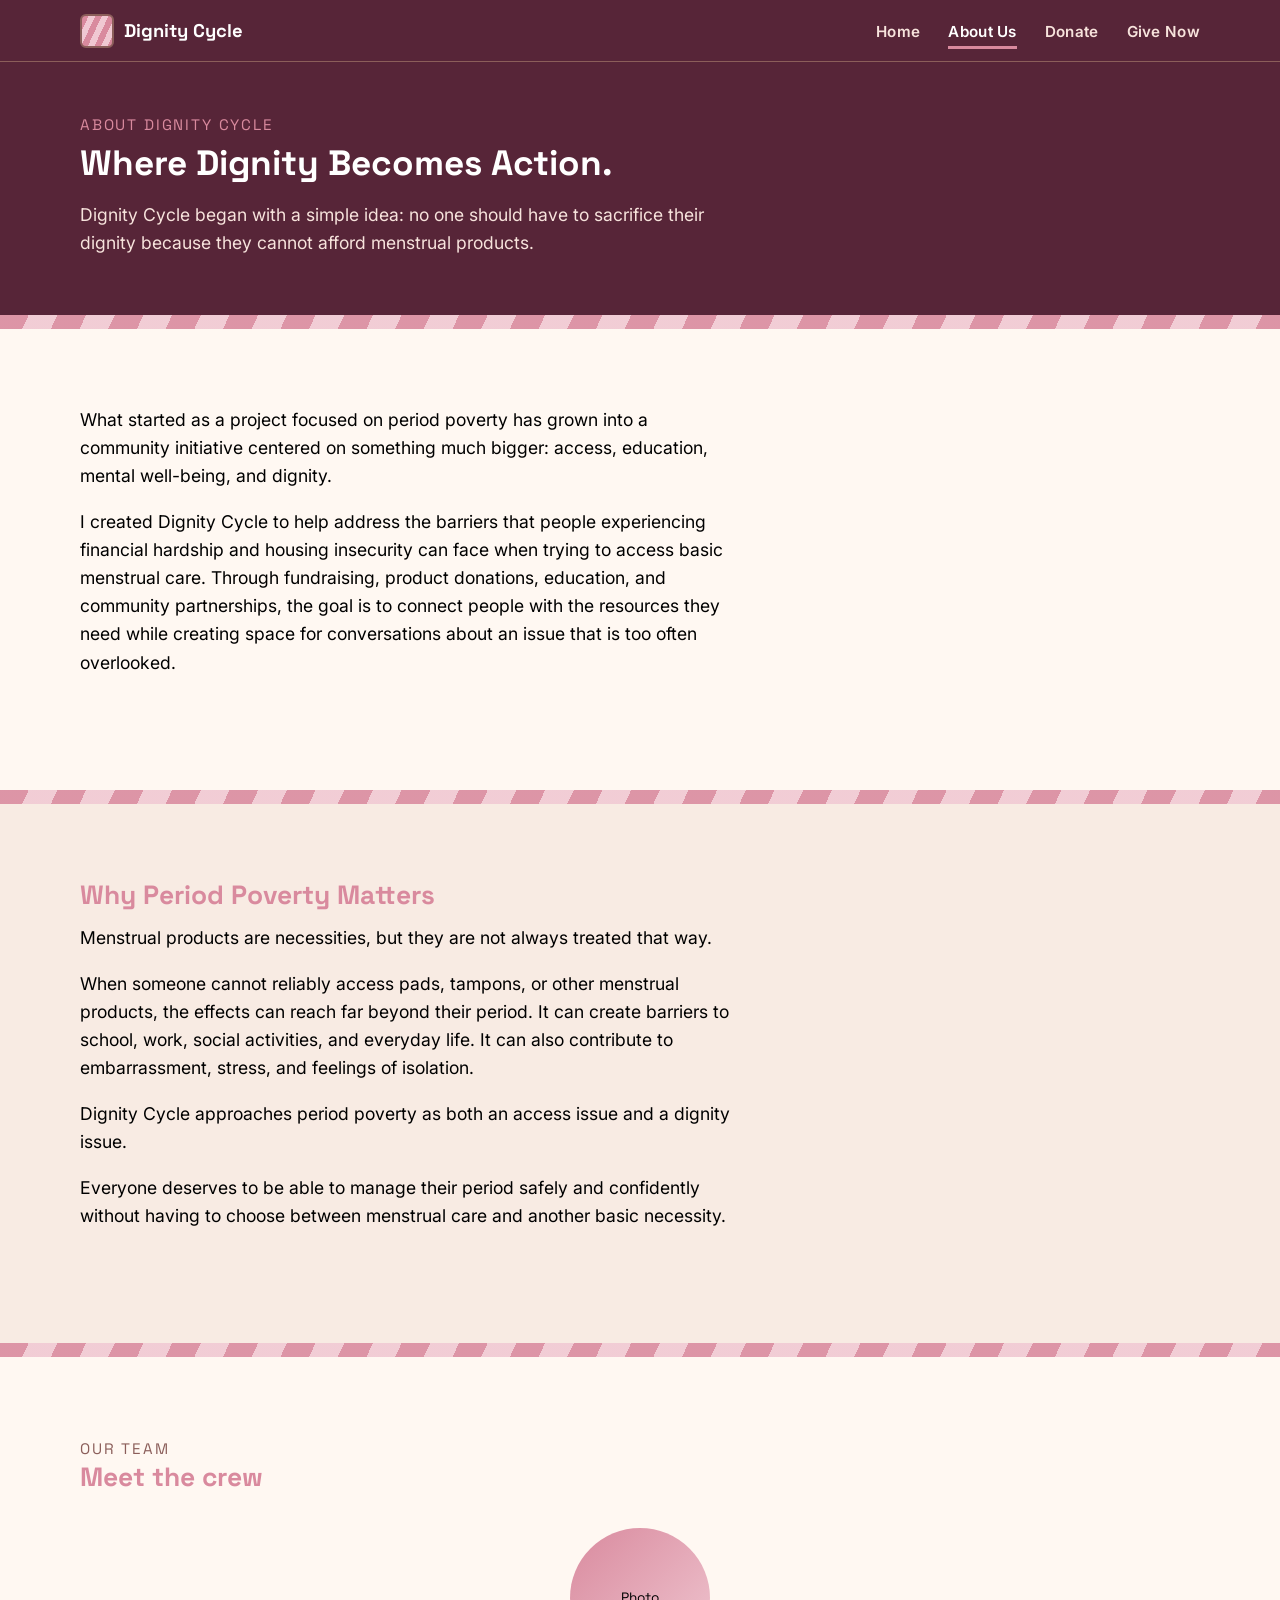
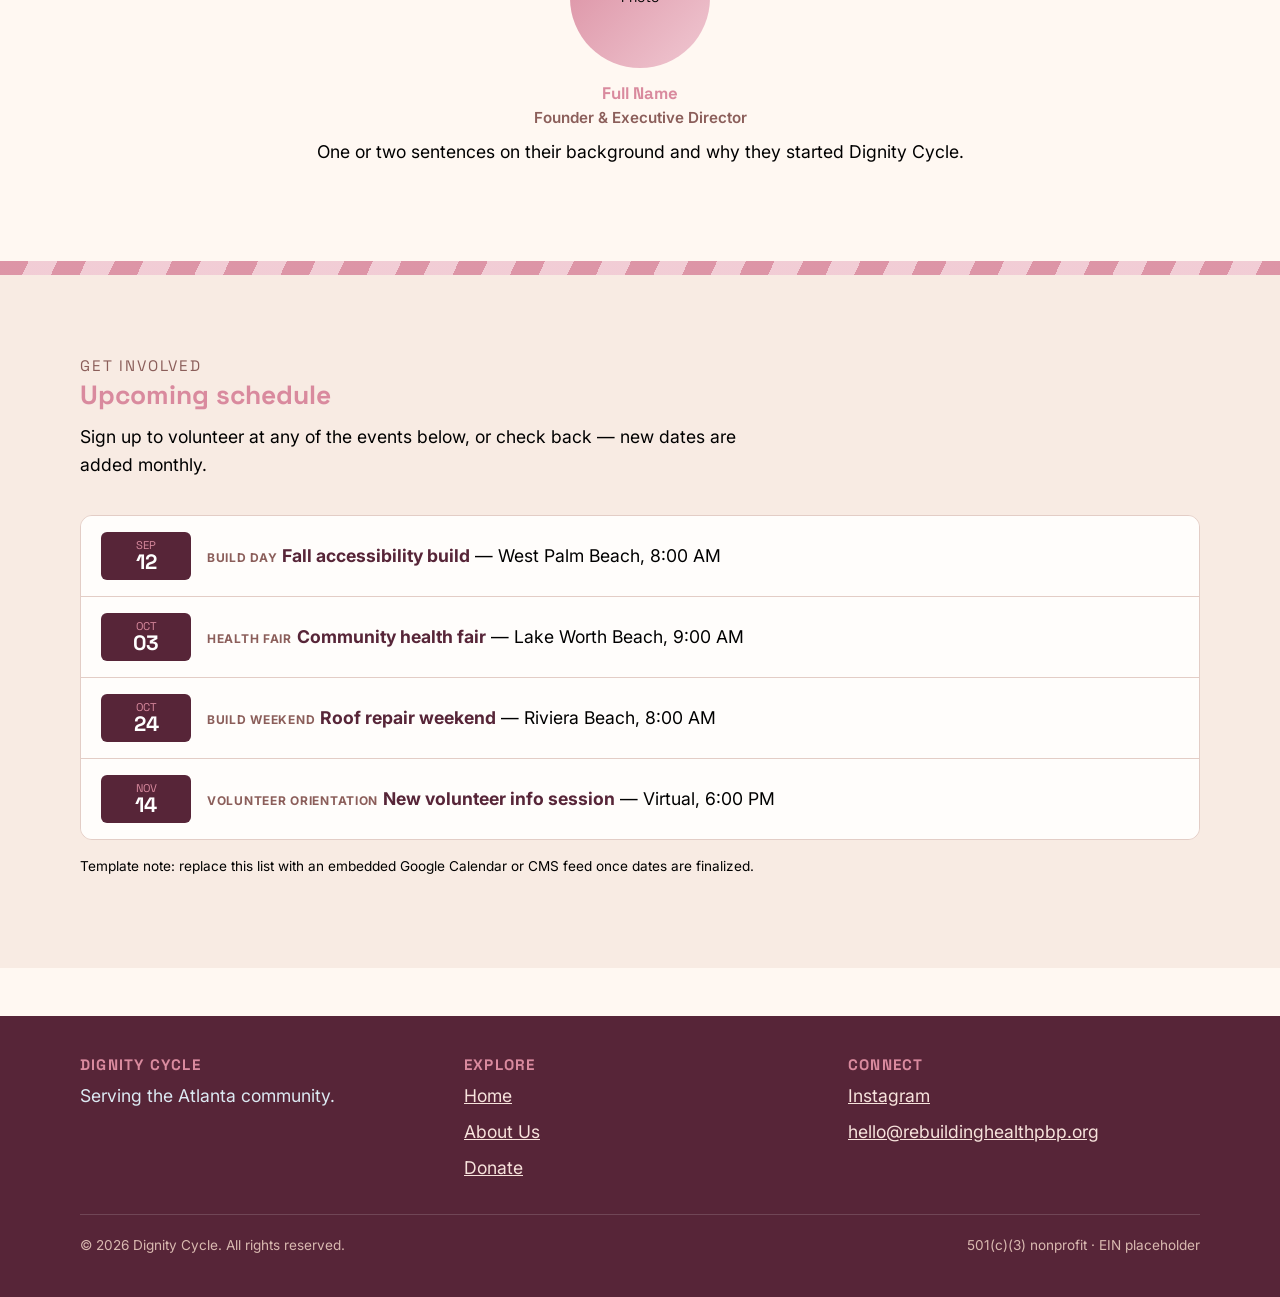
<file: about.html>
<!DOCTYPE html>
<html lang="en">

<head>
    <meta charset="UTF-8">
    <meta name="viewport" content="width=device-width, initial-scale=1.0">
    <title>About Us | Dignity Cycle</title>
    <meta name="description" content="Learn how Dignity Cycle began and why period poverty matters.">
    <link rel="preconnect" href="https://fonts.googleapis.com">
    <link rel="preconnect" href="https://fonts.gstatic.com" crossorigin>
    <link href="https://fonts.googleapis.com/css2?family=Space+Grotesk:wght@500;700&family=Inter:wght@400;500;600;700&display=swap" rel="stylesheet">
    <link rel="stylesheet" href="styles.css">
</head>

<body>

    <a class="visually-hidden" href="#main">Skip to main content</a>

    <header class="site-header">
        <div class="container">
            <a class="brand" href="index.html">
                <span class="brand-mark" aria-hidden="true"></span> Dignity Cycle
            </a>
            <button class="nav-toggle" aria-expanded="false" aria-controls="primary-nav">Menu</button>
            <nav class="main-nav" id="primary-nav" aria-label="Primary">
                <ul>
                    <li><a href="index.html">Home</a></li>
                    <li><a href="about.html" aria-current="page">About Us</a></li>
                    <li><a href="donate.html">Donate</a></li>
                    <li><a href="#" data-open-donate>Give Now</a></li>
                </ul>
            </nav>
        </div>
    </header>

    <main id="main">

        <div class="page-hero">
            <div class="container">
                <span class="eyebrow">About Dignity Cycle</span>
                <h1>Where Dignity Becomes Action.</h1>
                <p>Dignity Cycle began with a simple idea: no one should have to sacrifice their dignity because they cannot afford menstrual products.</p>
            </div>
        </div>

        <div class="plank-divider" role="presentation"></div>

        <!-- ============================== STORY ============================== -->
        <section>
            <div class="container">
                <div class="section-head">
                    <p>What started as a project focused on period poverty has grown into a community initiative centered on something much bigger: access, education, mental well-being, and dignity.</p>
                    <p>I created Dignity Cycle to help address the barriers that people experiencing financial hardship and housing insecurity can face when trying to access basic menstrual care. Through fundraising, product donations, education, and community
                        partnerships, the goal is to connect people with the resources they need while creating space for conversations about an issue that is too often overlooked.</p>
                </div>
            </div>
        </section>

        <div class="plank-divider" role="presentation"></div>

        <!-- ============================== WHY PERIOD POVERTY MATTERS ============================== -->
        <section class="section-alt">
            <div class="container">
                <div class="section-head">
                    <h2>Why Period Poverty Matters</h2>
                    <p>Menstrual products are necessities, but they are not always treated that way.</p>
                    <p>When someone cannot reliably access pads, tampons, or other menstrual products, the effects can reach far beyond their period. It can create barriers to school, work, social activities, and everyday life. It can also contribute to
                        embarrassment, stress, and feelings of isolation.</p>
                    <p>Dignity Cycle approaches period poverty as both an access issue and a dignity issue.</p>
                    <p>Everyone deserves to be able to manage their period safely and confidently without having to choose between menstrual care and another basic necessity.</p>
                </div>
            </div>
        </section>

        <div class="plank-divider" role="presentation"></div>

        <!-- ============================== TEAM ============================== -->
        <section>
            <div class="container">
                <div class="section-head">
                    <span class="eyebrow">Our team</span>
                    <h2>Meet the crew</h2>
                </div>
                <div class="team-grid">
                    <div class="team-card">
                        <div class="card-media" aria-hidden="true">Photo</div>
                        <h3>Full Name</h3>
                        <p class="role">Founder & Executive Director</p>
                        <p>One or two sentences on their background and why they started Dignity Cycle.</p>
                    </div>
                </div>
            </div>
        </section>

        <div class="plank-divider" role="presentation"></div>

        <!-- ============================== CALENDAR ============================== -->
        <section class="section-alt" id="calendar">
            <div class="container">
                <div class="section-head">
                    <span class="eyebrow">Get involved</span>
                    <h2>Upcoming schedule</h2>
                    <p>Sign up to volunteer at any of the events below, or check back — new dates are added monthly.</p>
                </div>
                <ul class="calendar-list">
                    <li>
                        <span class="cal-date"><span class="month">Sep</span><span class="day">12</span></span>
                        <span class="cal-event">
            <span class="tag">Build day</span>
                        <strong>Fall accessibility build</strong> — West Palm Beach, 8:00 AM
                        </span>
                    </li>
                    <li>
                        <span class="cal-date"><span class="month">Oct</span><span class="day">03</span></span>
                        <span class="cal-event">
            <span class="tag">Health fair</span>
                        <strong>Community health fair</strong> — Lake Worth Beach, 9:00 AM
                        </span>
                    </li>
                    <li>
                        <span class="cal-date"><span class="month">Oct</span><span class="day">24</span></span>
                        <span class="cal-event">
            <span class="tag">Build weekend</span>
                        <strong>Roof repair weekend</strong> — Riviera Beach, 8:00 AM
                        </span>
                    </li>
                    <li>
                        <span class="cal-date"><span class="month">Nov</span><span class="day">14</span></span>
                        <span class="cal-event">
            <span class="tag">Volunteer orientation</span>
                        <strong>New volunteer info session</strong> — Virtual, 6:00 PM
                        </span>
                    </li>
                </ul>
                <p style="margin-top:1rem;font-size:0.85rem;color:var(--color-text-muted);">
                    Template note: replace this list with an embedded Google Calendar or CMS feed once dates are finalized.
                </p>
            </div>
        </section>

    </main>

    <footer class="site-footer">
        <div class="container">
            <div class="footer-grid">
                <div>
                    <h4>Dignity Cycle</h4>
                    <p style="color:#DCE9F2;">Serving the Atlanta community.</p>
                </div>
                <div>
                    <h4>Explore</h4>
                    <ul>
                        <li><a href="index.html">Home</a></li>
                        <li><a href="about.html">About Us</a></li>
                        <li><a href="donate.html">Donate</a></li>
                    </ul>
                </div>
                <div>
                    <h4>Connect</h4>
                    <ul>
                        <li><a href="https://www.instagram.com/rebuildinghealthpbp/" target="_blank" rel="noopener">Instagram</a></li>
                        <li><a href="mailto:hello@rebuildinghealthpbp.org">hello@rebuildinghealthpbp.org</a></li>
                    </ul>
                </div>
            </div>
            <div class="footer-bottom">
                <span>© 2026 Dignity Cycle. All rights reserved.</span>
                <span>501(c)(3) nonprofit · EIN placeholder</span>
            </div>
        </div>
    </footer>

    <div class="modal-overlay" id="donation-modal" aria-hidden="true" role="dialog" aria-modal="true" aria-labelledby="donation-modal-title">
        <div class="modal">
            <button class="modal-close" type="button" data-close-donate aria-label="Close donation form">&times;</button>
            <h2 id="donation-modal-title">Make a gift</h2>
            <p>Help us provide menstrual products and resources to people who need them.</p>
            <form data-stub>
                <div class="amount-group" role="radiogroup" aria-label="Donation amount">
                    <input type="radio" name="amount" id="amount-25" value="25">
                    <label for="amount-25">$25</label>
                    <input type="radio" name="amount" id="amount-50" value="50" checked>
                    <label for="amount-50">$50</label>
                    <input type="radio" name="amount" id="amount-100" value="100">
                    <label for="amount-100">$100</label>
                    <input type="radio" name="amount" id="amount-custom" value="custom">
                    <label for="amount-custom">Other</label>
                </div>
                <div class="form-field">
                    <label for="custom-amount">Custom amount (USD)</label>
                    <input type="number" id="custom-amount" min="1" placeholder="e.g. 75">
                </div>
                <div class="form-field">
                    <label for="donor-email">Email</label>
                    <input type="email" id="donor-email" required placeholder="you@example.com">
                </div>
                <button class="btn btn-primary" type="submit" style="width:100%;">Continue to payment</button>
                <p class="form-status" style="margin-top:0.75rem;font-size:0.85rem;color:var(--color-text-muted);"></p>
            </form>
        </div>
    </div>

    <script src="script.js"></script>
</body>

</html>
</file>
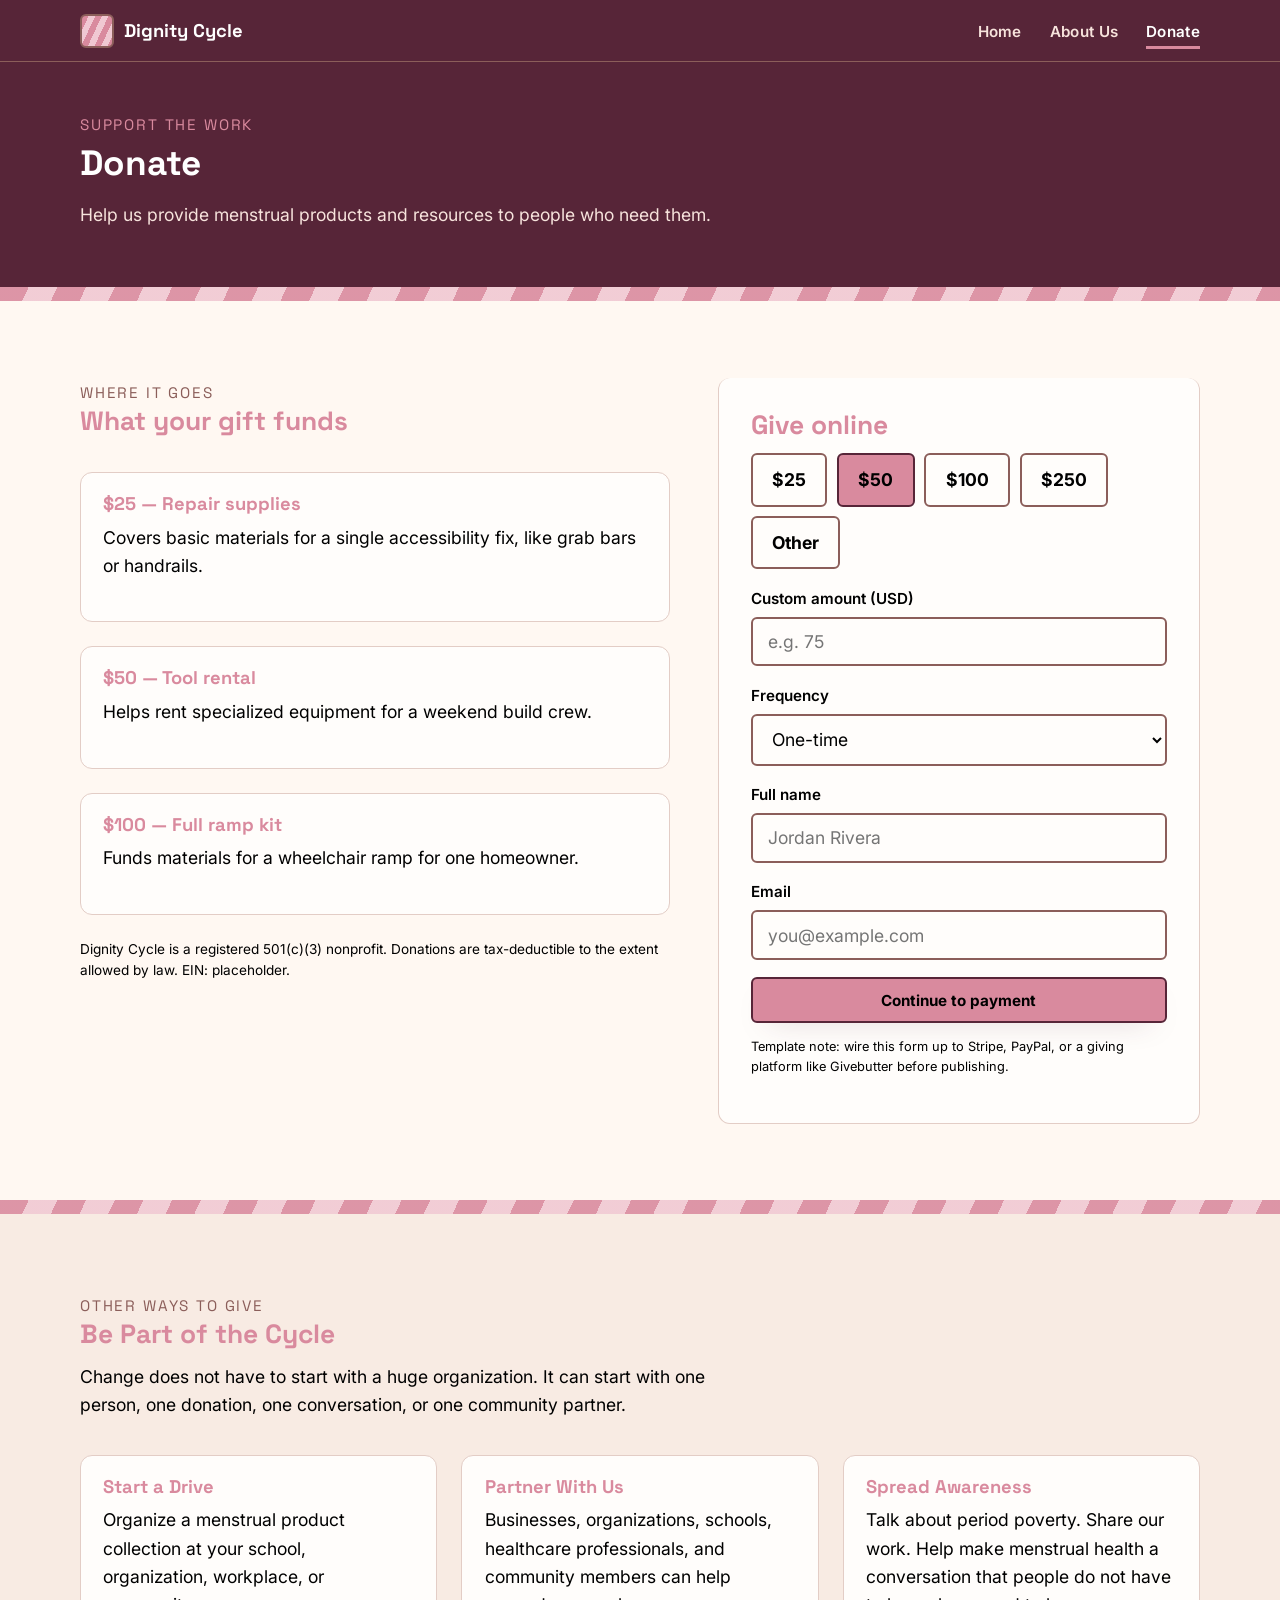
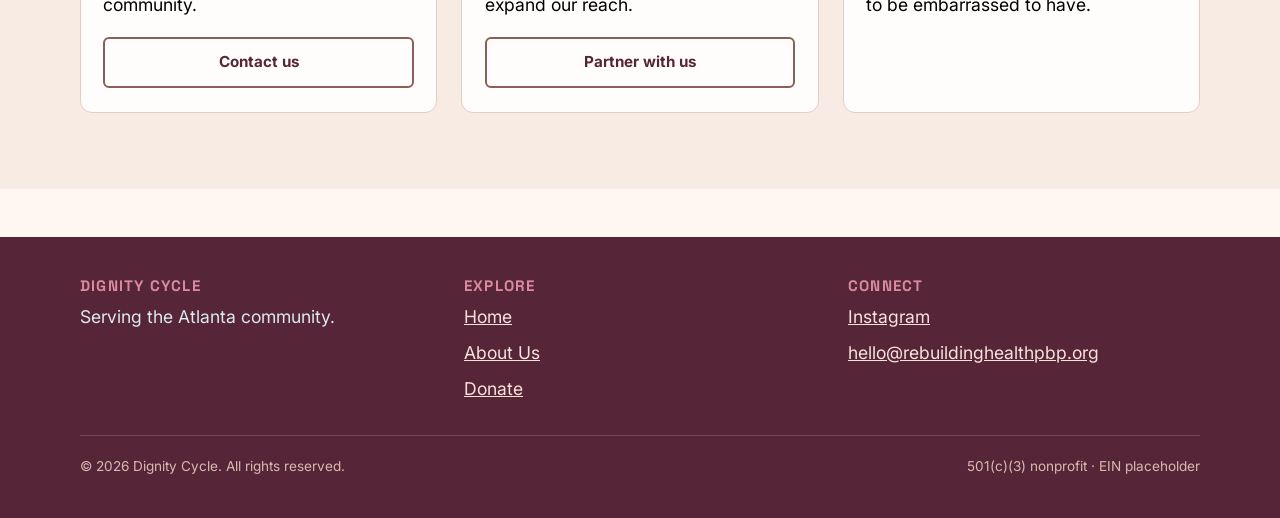
<file: donate.html>
<!DOCTYPE html>
<html lang="en">

<head>
    <meta charset="UTF-8">
    <meta name="viewport" content="width=device-width, initial-scale=1.0">
    <title>Donate | Dignity Cycle</title>
    <meta name="description" content="Help Dignity Cycle provide menstrual products and resources to people who need them.">
    <link rel="preconnect" href="https://fonts.googleapis.com">
    <link rel="preconnect" href="https://fonts.gstatic.com" crossorigin>
    <link href="https://fonts.googleapis.com/css2?family=Space+Grotesk:wght@500;700&family=Inter:wght@400;500;600;700&display=swap" rel="stylesheet">
    <link rel="stylesheet" href="styles.css">
</head>

<body>

    <a class="visually-hidden" href="#main">Skip to main content</a>

    <header class="site-header">
        <div class="container">
            <a class="brand" href="index.html">
                <span class="brand-mark" aria-hidden="true"></span> Dignity Cycle
            </a>
            <button class="nav-toggle" aria-expanded="false" aria-controls="primary-nav">Menu</button>
            <nav class="main-nav" id="primary-nav" aria-label="Primary">
                <ul>
                    <li><a href="index.html">Home</a></li>
                    <li><a href="about.html">About Us</a></li>
                    <li><a href="donate.html" aria-current="page">Donate</a></li>
                </ul>
            </nav>
        </div>
    </header>

    <main id="main">

        <div class="page-hero">
            <div class="container">
                <span class="eyebrow">Support the work</span>
                <h1>Donate</h1>
                <p>Help us provide menstrual products and resources to people who need them.</p>
            </div>
        </div>

        <div class="plank-divider" role="presentation"></div>

        <section>
            <div class="container" style="display:grid;grid-template-columns:1.1fr 0.9fr;gap:3rem;align-items:start;">

                <div>
                    <div class="section-head">
                        <span class="eyebrow">Where it goes</span>
                        <h2>What your gift funds</h2>
                    </div>
                    <div class="card-grid" style="grid-template-columns:1fr;">
                        <div class="card" style="flex-direction:row;align-items:center;">
                            <div class="card-body">
                                <h3>$25 — Repair supplies</h3>
                                <p>Covers basic materials for a single accessibility fix, like grab bars or handrails.</p>
                            </div>
                        </div>
                        <div class="card" style="flex-direction:row;align-items:center;">
                            <div class="card-body">
                                <h3>$50 — Tool rental</h3>
                                <p>Helps rent specialized equipment for a weekend build crew.</p>
                            </div>
                        </div>
                        <div class="card" style="flex-direction:row;align-items:center;">
                            <div class="card-body">
                                <h3>$100 — Full ramp kit</h3>
                                <p>Funds materials for a wheelchair ramp for one homeowner.</p>
                            </div>
                        </div>
                    </div>
                    <p style="margin-top:1.5rem;font-size:0.85rem;color:var(--color-text-muted);">
                        Dignity Cycle is a registered 501(c)(3) nonprofit. Donations are tax-deductible to the extent allowed by law. EIN: placeholder.
                    </p>
                </div>

                <div class="card" style="padding:2rem;border-top:6px solid var(--color-aqua-blue);">
                    <h2 style="margin-top:0;">Give online</h2>
                    <form data-stub>
                        <div class="amount-group" role="radiogroup" aria-label="Donation amount">
                            <input type="radio" name="amount" id="d-amount-25" value="25">
                            <label for="d-amount-25">$25</label>
                            <input type="radio" name="amount" id="d-amount-50" value="50" checked>
                            <label for="d-amount-50">$50</label>
                            <input type="radio" name="amount" id="d-amount-100" value="100">
                            <label for="d-amount-100">$100</label>
                            <input type="radio" name="amount" id="d-amount-250" value="250">
                            <label for="d-amount-250">$250</label>
                            <input type="radio" name="amount" id="amount-custom" value="custom">
                            <label for="amount-custom">Other</label>
                        </div>
                        <div class="form-field">
                            <label for="custom-amount">Custom amount (USD)</label>
                            <input type="number" id="custom-amount" min="1" placeholder="e.g. 75">
                        </div>
                        <div class="form-field">
                            <label for="frequency">Frequency</label>
                            <select id="frequency">
              <option>One-time</option>
              <option>Monthly</option>
            </select>
                        </div>
                        <div class="form-field">
                            <label for="donor-name">Full name</label>
                            <input type="text" id="donor-name" required placeholder="Jordan Rivera">
                        </div>
                        <div class="form-field">
                            <label for="donor-email">Email</label>
                            <input type="email" id="donor-email" required placeholder="you@example.com">
                        </div>
                        <button class="btn btn-primary" type="submit" style="width:100%;">Continue to payment</button>
                        <p class="form-status" style="margin-top:0.75rem;font-size:0.85rem;color:var(--color-text-muted);"></p>
                        <p style="margin-top:0.75rem;font-size:0.8rem;color:var(--color-text-muted);">
                            Template note: wire this form up to Stripe, PayPal, or a giving platform like Givebutter before publishing.
                        </p>
                    </form>
                </div>

            </div>
        </section>

        <div class="plank-divider" role="presentation"></div>

        <section class="section-alt">
            <div class="container">
                <div class="section-head">
                    <span class="eyebrow">Other ways to give</span>
                    <h2>Be Part of the Cycle</h2>
                    <p>Change does not have to start with a huge organization. It can start with one person, one donation, one conversation, or one community partner.</p>
                </div>
                <div class="card-grid">
                    <div class="card">
                        <div class="card-body">
                            <h3>Start a Drive</h3>
                            <p>Organize a menstrual product collection at your school, organization, workplace, or community.</p>
                            <a class="btn btn-secondary" href="mailto:hello@rebuildinghealthpbp.org">Contact us</a>
                        </div>
                    </div>
                    <div class="card">
                        <div class="card-body">
                            <h3>Partner With Us</h3>
                            <p>Businesses, organizations, schools, healthcare professionals, and community members can help expand our reach.</p>
                            <a class="btn btn-secondary" href="mailto:hello@rebuildinghealthpbp.org">Partner with us</a>
                        </div>
                    </div>
                    <div class="card">
                        <div class="card-body">
                            <h3>Spread Awareness</h3>
                            <p>Talk about period poverty. Share our work. Help make menstrual health a conversation that people do not have to be embarrassed to have.</p>
                        </div>
                    </div>
                </div>
            </div>
        </section>

    </main>

    <footer class="site-footer">
        <div class="container">
            <div class="footer-grid">
                <div>
                    <h4>Dignity Cycle</h4>
                    <p style="color:#DCE9F2;">Serving the Atlanta community.</p>
                </div>
                <div>
                    <h4>Explore</h4>
                    <ul>
                        <li><a href="index.html">Home</a></li>
                        <li><a href="about.html">About Us</a></li>
                        <li><a href="donate.html">Donate</a></li>
                    </ul>
                </div>
                <div>
                    <h4>Connect</h4>
                    <ul>
                        <li><a href="https://www.instagram.com/rebuildinghealthpbp/" target="_blank" rel="noopener">Instagram</a></li>
                        <li><a href="mailto:hello@rebuildinghealthpbp.org">hello@rebuildinghealthpbp.org</a></li>
                    </ul>
                </div>
            </div>
            <div class="footer-bottom">
                <span>© 2026 Dignity Cycle. All rights reserved.</span>
                <span>501(c)(3) nonprofit · EIN placeholder</span>
            </div>
        </div>
    </footer>

    <script src="script.js"></script>
</body>

</html>
</file>
<file: styles.css>
/* ==========================================================================
   The Dignity Cycle — shared stylesheet
   Design tokens live at the top. Swap hex values here to re-theme the site.
   ========================================================================== */

:root {
    color-scheme: light;
    /* --- Brand palette (as specified) --- */
    --color-heading: #d98a9e;
    /* headings, accents, active-state color */
    --color-emphasis: #572538;
    /* header, footer, links, emphasized text */
    --color-subtitle: #8b5e5a;
    /* subtitles, eyebrows, meta text, input outlines */
    --color-bg: #fff8f2;
    /* page background */
    --color-text: #000000;
    /* all other text */
    /* --- Derived from the palette (adjust freely) --- */
    --color-heading-soft: #f0c8d2;
    /* light tint of the heading color */
    --color-bg-alt: #f8ebe3;
    /* alternate section background */
    --color-surface: #fffdfb;
    /* cards, modal, form fields */
    --color-border: #e3cdc6;
    /* dividers and card borders */
    --color-on-dark: #f7e3dc;
    /* text on emphasis-colored surfaces */
    --color-on-dark-muted: #d9b9b0;
    /* secondary text on emphasis-colored surfaces */
    /* --- Type scale --- */
    --font-display: "Space Grotesk", "Segoe UI", sans-serif;
    --font-body: "Inter", "Segoe UI", sans-serif;
    --step-1: clamp(0.85rem, 0.8rem + 0.2vw, 0.95rem);
    --step-0: clamp(1rem, 0.95rem + 0.25vw, 1.1rem);
    --step-2: clamp(1.4rem, 1.2rem + 1vw, 1.9rem);
    --step-3: clamp(2rem, 1.6rem + 2vw, 3rem);
    --step-4: clamp(2.6rem, 2rem + 3vw, 4.2rem);
    --radius-sm: 6px;
    --radius-md: 12px;
    --container: 1120px;
    --shadow-soft: 0 12px 30px -18px rgb(87 37 56 / 0.35);
}


/* --------------------------------------------------------------------- */


/* Reset                                                                  */


/* --------------------------------------------------------------------- */

*,
*::before,
*::after {
    box-sizing: border-box;
}

html {
    scroll-behavior: smooth;
}

body {
    margin: 0;
    background: var(--color-bg);
    color: var(--color-text);
    font-family: var(--font-body);
    font-size: var(--step-0);
    line-height: 1.6;
    -webkit-font-smoothing: antialiased;
}

img {
    max-width: 100%;
    display: block;
}

a {
    color: var(--color-emphasis);
}

h1,
h2,
h3,
h4 {
    font-family: var(--font-display);
    color: var(--color-heading);
    line-height: 1.15;
    margin: 0 0 0.5em;
}

p {
    margin: 0 0 1em;
    color: var(--color-text);
}

strong,
b,
em {
    color: var(--color-emphasis);
}

ul {
    padding-left: 1.2em;
}

button {
    font-family: inherit;
}

:focus-visible {
    outline: 3px solid var(--color-emphasis);
    outline-offset: 2px;
}


/* Keep the focus ring visible on dark (emphasis-colored) surfaces */

.site-header :focus-visible,
.site-footer :focus-visible,
.hero :focus-visible,
.page-hero :focus-visible {
    outline-color: var(--color-heading);
}

.container {
    width: min(100% - 2.5rem, var(--container));
    margin-inline: auto;
}

.visually-hidden {
    position: absolute;
    width: 1px;
    height: 1px;
    overflow: hidden;
    clip: rect(0 0 0 0);
    white-space: nowrap;
}


/* --------------------------------------------------------------------- */


/* Signature element: the "plank divider"                                */


/* A repeating chevron seam — a nod to lap-siding / rebuilt boards.      */


/* Use between major sections instead of a plain <hr>.                   */


/* --------------------------------------------------------------------- */

.plank-divider {
    height: 14px;
    width: 100%;
    background-image: repeating-linear-gradient( 115deg, var(--color-heading) 0 26px, var(--color-heading-soft) 26px 52px);
    opacity: 0.9;
}


/* --------------------------------------------------------------------- */


/* Header / Nav                                                          */


/* --------------------------------------------------------------------- */

.site-header {
    position: sticky;
    top: 0;
    z-index: 50;
    background: var(--color-emphasis);
    border-bottom: 1px solid var(--color-subtitle);
}

.site-header .container {
    display: flex;
    align-items: center;
    justify-content: space-between;
    padding-block: 0.85rem;
}

.brand {
    display: flex;
    align-items: center;
    gap: 0.6rem;
    color: #fff;
    text-decoration: none;
    font-family: var(--font-display);
    font-weight: 700;
    font-size: 1.15rem;
}

.brand-mark {
    width: 34px;
    height: 34px;
    border-radius: var(--radius-sm);
    background: repeating-linear-gradient(115deg, var(--color-heading) 0 6px, var(--color-heading-soft) 6px 12px);
    border: 2px solid var(--color-subtitle);
    flex-shrink: 0;
}

.nav-toggle {
    display: none;
    background: none;
    border: 2px solid var(--color-heading);
    border-radius: var(--radius-sm);
    color: #fff;
    padding: 0.4rem 0.6rem;
    cursor: pointer;
}

.main-nav ul {
    list-style: none;
    display: flex;
    gap: 1.75rem;
    margin: 0;
    padding: 0;
}

.main-nav a {
    color: var(--color-on-dark);
    text-decoration: none;
    font-weight: 600;
    font-size: var(--step-1);
    letter-spacing: 0.02em;
    padding-block: 0.35rem;
    border-bottom: 3px solid transparent;
    transition: border-color 0.15s ease, color 0.15s ease;
}

.main-nav a:hover,
.main-nav a[aria-current="page"] {
    color: #fff;
    border-color: var(--color-heading);
    /* tab color in action */
}

@media (max-width: 720px) {
    .nav-toggle {
        display: inline-flex;
    }
    .main-nav {
        display: none;
        position: absolute;
        inset-inline: 0;
        top: 100%;
        background: var(--color-emphasis);
        border-bottom: 1px solid var(--color-subtitle);
    }
    .main-nav.open {
        display: block;
    }
    .main-nav ul {
        flex-direction: column;
        gap: 0;
        padding: 0.5rem 1.25rem 1.25rem;
    }
    .main-nav a {
        display: block;
        padding-block: 0.6rem;
        border-bottom: none;
        border-left: 3px solid transparent;
        padding-left: 0.6rem;
    }
    .main-nav a:hover,
    .main-nav a[aria-current="page"] {
        border-color: var(--color-heading);
    }
}


/* --------------------------------------------------------------------- */


/* Buttons                                                                */


/* --------------------------------------------------------------------- */

.btn {
    display: inline-flex;
    align-items: center;
    justify-content: center;
    gap: 0.5em;
    padding: 0.75em 1.5em;
    border-radius: var(--radius-sm);
    font-weight: 700;
    font-size: var(--step-1);
    text-decoration: none;
    cursor: pointer;
    border: 2px solid transparent;
    transition: transform 0.12s ease, box-shadow 0.12s ease, background 0.12s ease, color 0.12s ease;
}

.btn:hover {
    transform: translateY(-1px);
}

.btn-primary {
    background: var(--color-heading);
    color: var(--color-text);
    border-color: var(--color-emphasis);
    box-shadow: var(--shadow-soft);
}

.btn-primary:hover {
    background: var(--color-emphasis);
    color: #fff;
}

.btn-secondary {
    background: transparent;
    color: var(--color-emphasis);
    border-color: var(--color-subtitle);
}

.btn-secondary:hover {
    border-color: var(--color-emphasis);
    background: var(--color-heading-soft);
}


/* --------------------------------------------------------------------- */


/* Hero                                                                   */


/* --------------------------------------------------------------------- */

.hero {
    position: relative;
    min-height: 78vh;
    display: flex;
    align-items: flex-end;
    color: #fff;
    /* Replace url() with a real photo of a rebuild day / event. */
    background: linear-gradient(180deg, rgb(87 37 56 / 0.35) 0%, rgb(30 10 18 / 0.88) 100%), var(--color-emphasis) url("REPLACE-WITH-HERO-IMAGE.jpg") center/cover no-repeat;
}

.hero .container {
    padding-block: 3.5rem 3rem;
}

.hero-eyebrow {
    display: inline-block;
    font-family: var(--font-display);
    letter-spacing: 0.14em;
    text-transform: uppercase;
    font-size: var(--step-1);
    color: var(--color-heading);
    margin-bottom: 0.75rem;
}

.hero h1 {
    color: #fff;
    font-size: var(--step-4);
    max-width: 18ch;
}

.hero p {
    color: var(--color-on-dark);
    max-width: 55ch;
    font-size: var(--step-2);
}

.hero strong,
.hero em,
.page-hero strong,
.page-hero em,
.site-footer strong,
.site-footer em {
    color: inherit;
}

.hero-actions {
    display: flex;
    flex-wrap: wrap;
    gap: 0.9rem;
    margin-top: 1.5rem;
}


/* --------------------------------------------------------------------- */


/* Sections                                                               */


/* --------------------------------------------------------------------- */

section {
    padding-block: clamp(2.5rem, 6vw, 5rem);
}

.section-alt {
    background: var(--color-bg-alt);
}

.section-head {
    max-width: 60ch;
    margin-bottom: 2.25rem;
}

.section-head .eyebrow {
    font-family: var(--font-display);
    text-transform: uppercase;
    letter-spacing: 0.12em;
    font-size: var(--step-1);
    color: var(--color-subtitle);
}


/* Cards */

.card-grid {
    display: grid;
    gap: 1.5rem;
    grid-template-columns: repeat(auto-fit, minmax(260px, 1fr));
}

.card {
    background: var(--color-surface);
    border: 1px solid var(--color-border);
    border-radius: var(--radius-md);
    overflow: hidden;
    display: flex;
    flex-direction: column;
}

.card-media {
    aspect-ratio: 4 / 3;
    background: linear-gradient(135deg, var(--color-heading), var(--color-heading-soft));
    display: flex;
    align-items: center;
    justify-content: center;
    color: var(--color-text);
    font-family: var(--font-display);
    font-size: 0.85rem;
    text-align: center;
    padding: 1rem;
}

.card-body {
    padding: 1.25rem 1.4rem 1.5rem;
    flex: 1;
    display: flex;
    flex-direction: column;
}

.card-body h3 {
    font-size: 1.15rem;
}

.card-body .meta {
    font-size: var(--step-1);
    color: var(--color-subtitle);
    margin-bottom: 0.5rem;
}


/* Photo gallery strip */

.gallery-strip {
    display: grid;
    grid-template-columns: repeat(auto-fit, minmax(180px, 1fr));
    gap: 0.75rem;
}

.gallery-strip .card-media {
    aspect-ratio: 1 / 1;
}


/* Team grid (About page) */

.team-grid {
    display: grid;
    gap: 1.75rem;
    grid-template-columns: repeat(auto-fit, minmax(220px, 1fr));
}

.team-card {
    text-align: center;
}

.team-card .card-media {
    aspect-ratio: 1 / 1;
    border-radius: 50%;
    margin: 0 auto 1rem;
    width: 140px;
}

.team-card h3 {
    margin-bottom: 0.15em;
    font-size: 1.05rem;
}

.team-card .role {
    color: var(--color-subtitle);
    font-weight: 600;
    font-size: var(--step-1);
    margin-bottom: 0.5rem;
}


/* Calendar (About page) */

.calendar-list {
    list-style: none;
    margin: 0;
    padding: 0;
    border: 1px solid var(--color-border);
    border-radius: var(--radius-md);
    overflow: hidden;
}

.calendar-list li {
    display: grid;
    grid-template-columns: 90px 1fr auto;
    gap: 1rem;
    align-items: center;
    padding: 1rem 1.25rem;
    border-bottom: 1px solid var(--color-border);
    background: var(--color-surface);
}

.calendar-list li:last-child {
    border-bottom: none;
}

.cal-date {
    font-family: var(--font-display);
    background: var(--color-emphasis);
    color: #fff;
    border-radius: var(--radius-sm);
    text-align: center;
    padding: 0.4rem 0.3rem;
    line-height: 1.1;
}

.cal-date .month {
    display: block;
    font-size: 0.7rem;
    text-transform: uppercase;
    color: var(--color-heading);
}

.cal-date .day {
    display: block;
    font-size: 1.3rem;
    font-weight: 700;
}

.cal-event .tag {
    display: inline-block;
    font-size: 0.75rem;
    text-transform: uppercase;
    letter-spacing: 0.06em;
    color: var(--color-subtitle);
    font-weight: 700;
    margin-bottom: 0.15em;
}


/* --------------------------------------------------------------------- */


/* Forms                                                                  */


/* --------------------------------------------------------------------- */

.form-field {
    margin-bottom: 1.1rem;
}

.form-field label {
    display: block;
    font-weight: 600;
    font-size: var(--step-1);
    margin-bottom: 0.35rem;
}

.form-field input,
.form-field select,
.form-field textarea {
    width: 100%;
    padding: 0.7em 0.85em;
    border: 2px solid var(--color-subtitle);
    border-radius: var(--radius-sm);
    background: var(--color-surface);
    color: var(--color-text);
    font-size: var(--step-0);
    font-family: inherit;
}

.form-field input:focus,
.form-field select:focus,
.form-field textarea:focus {
    border-color: var(--color-emphasis);
    outline: none;
}

.amount-group {
    display: flex;
    flex-wrap: wrap;
    gap: 0.6rem;
    margin-bottom: 1.1rem;
}

.amount-group input[type="radio"] {
    position: absolute;
    opacity: 0;
}

.amount-group label {
    border: 2px solid var(--color-subtitle);
    border-radius: var(--radius-sm);
    padding: 0.6em 1.1em;
    font-weight: 700;
    cursor: pointer;
    color: var(--color-text);
}

.amount-group input[type="radio"]:checked+label {
    border-color: var(--color-emphasis);
    background: var(--color-heading);
    color: var(--color-text);
}


/* --------------------------------------------------------------------- */


/* Donation modal                                                         */


/* --------------------------------------------------------------------- */

.modal-overlay {
    position: fixed;
    inset: 0;
    background: rgb(30 10 18 / 0.6);
    display: none;
    align-items: center;
    justify-content: center;
    padding: 1.5rem;
    z-index: 100;
}

.modal-overlay.open {
    display: flex;
}

.modal {
    background: var(--color-surface);
    border-radius: var(--radius-md);
    max-width: 480px;
    width: 100%;
    max-height: 90vh;
    overflow-y: auto;
    padding: 2rem;
    position: relative;
    border-top: 6px solid var(--color-heading);
    box-shadow: 0 30px 60px -20px rgb(0 0 0 / 0.4);
}

.modal-close {
    position: absolute;
    top: 0.9rem;
    right: 0.9rem;
    background: none;
    border: none;
    font-size: 1.4rem;
    line-height: 1;
    cursor: pointer;
    color: var(--color-subtitle);
    padding: 0.35rem;
}


/* --------------------------------------------------------------------- */


/* Footer                                                                 */


/* --------------------------------------------------------------------- */

.site-footer {
    background: var(--color-emphasis);
    color: var(--color-on-dark);
    padding-block: 2.5rem;
    margin-top: 3rem;
}

.site-footer a {
    color: var(--color-on-dark);
}

.site-footer p {
    color: var(--color-on-dark);
}

.footer-grid {
    display: grid;
    gap: 2rem;
    grid-template-columns: repeat(auto-fit, minmax(180px, 1fr));
    margin-bottom: 1.5rem;
}

.footer-grid h4 {
    color: var(--color-heading);
    font-size: 0.95rem;
    text-transform: uppercase;
    letter-spacing: 0.08em;
}

.footer-grid ul {
    list-style: none;
    padding: 0;
    margin: 0;
}

.footer-grid li {
    margin-bottom: 0.5rem;
}

.footer-bottom {
    border-top: 1px solid rgb(255 255 255 / 0.15);
    padding-top: 1.25rem;
    font-size: 0.85rem;
    color: var(--color-on-dark-muted);
    display: flex;
    flex-wrap: wrap;
    gap: 0.75rem;
    justify-content: space-between;
}


/* --------------------------------------------------------------------- */


/* Utility: page hero (non-home pages)                                    */


/* --------------------------------------------------------------------- */

.page-hero {
    background: var(--color-emphasis);
    color: #fff;
    padding-block: 3rem 2.5rem;
}

.page-hero .eyebrow {
    color: var(--color-heading);
    font-family: var(--font-display);
    text-transform: uppercase;
    letter-spacing: 0.12em;
    font-size: var(--step-1);
}

.page-hero h1 {
    color: #fff;
    margin-top: 0.3rem;
}

.page-hero p {
    color: var(--color-on-dark);
    max-width: 60ch;
}


/* Reduced motion */

@media (prefers-reduced-motion: reduce) {
    html {
        scroll-behavior: auto;
    }
    .btn:hover {
        transform: none;
    }
}
</file>
